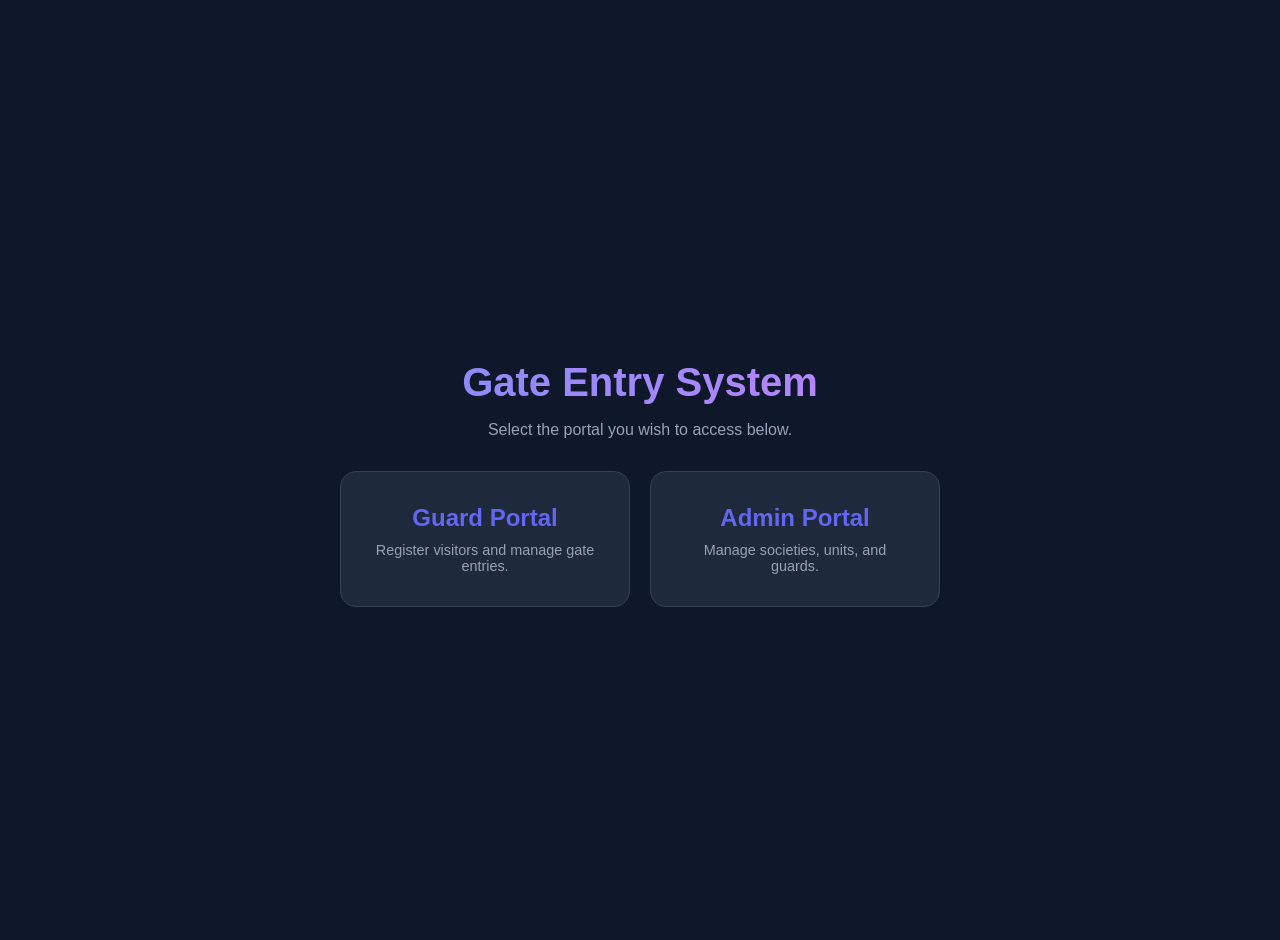
<file: index.html>
<!DOCTYPE html>
<html lang="en">

<head>
    <meta charset="UTF-8">
    <meta name="viewport" content="width=device-width, initial-scale=1.0">
    <title>Gate Entry System | Gateway</title>
    <style>
        :root {
            --primary: #6366f1;
            --primary-dark: #4f46e5;
            --bg: #0f172a;
            --card-bg: #1e293b;
            --text: #f8fafc;
        }

        body {
            font-family: 'Inter', -apple-system, sans-serif;
            background-color: var(--bg);
            color: var(--text);
            display: flex;
            flex-direction: column;
            align-items: center;
            justify-content: center;
            min-height: 100vh;
            margin: 0;
            padding: 20px;
        }

        .container {
            text-align: center;
            max-width: 600px;
        }

        h1 {
            font-size: 2.5rem;
            margin-bottom: 1rem;
            background: linear-gradient(to right, #818cf8, #c084fc);
            -webkit-background-clip: text;
            -webkit-text-fill-color: transparent;
        }

        p {
            color: #94a3b8;
            margin-bottom: 2rem;
        }

        .links {
            display: grid;
            grid-template-columns: 1fr 1fr;
            gap: 20px;
        }

        .card {
            background: var(--card-bg);
            padding: 2rem;
            border-radius: 1rem;
            text-decoration: none;
            color: inherit;
            transition: transform 0.2s, background 0.2s;
            border: 1px solid #334155;
        }

        .card:hover {
            transform: translateY(-5px);
            background: #2d3748;
            border-color: var(--primary);
        }

        .card h2 {
            margin: 0 0 10px 0;
            color: var(--primary);
        }

        .card p {
            margin: 0;
            font-size: 0.9rem;
        }

        @media (max-width: 480px) {
            .links {
                grid-template-columns: 1fr;
            }
        }
    </style>
</head>

<body>
    <div class="container">
        <h1>Gate Entry System</h1>
        <p>Select the portal you wish to access below.</p>

        <div class="links">
            <a href="/client/" class="card">
                <h2>Guard Portal</h2>
                <p>Register visitors and manage gate entries.</p>
            </a>
            <a href="/admin/" class="card">
                <h2>Admin Portal</h2>
                <p>Manage societies, units, and guards.</p>
            </a>
        </div>
    </div>
</body>

</html>
</file>
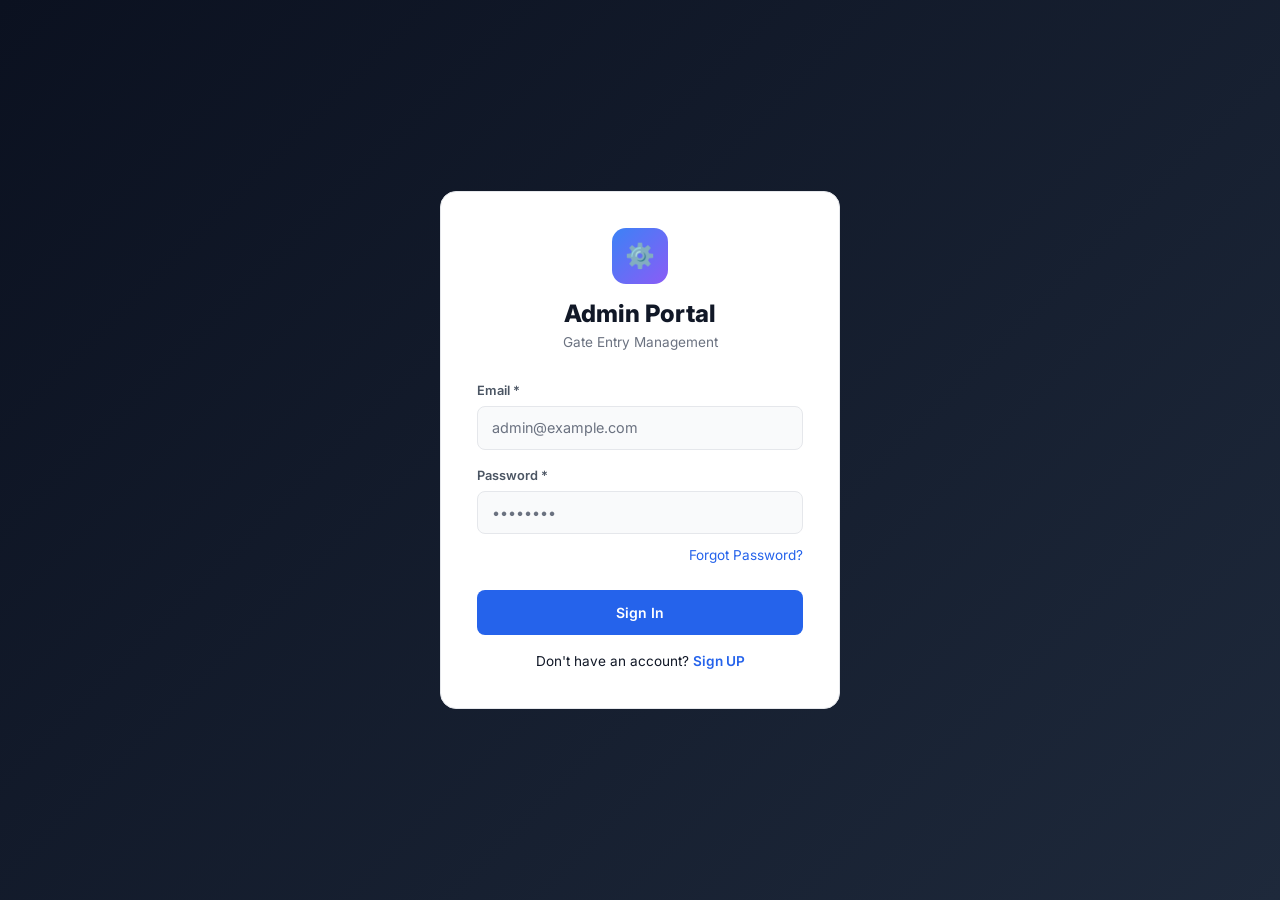
<file: admin/index.html>
<!doctype html>
<html lang="en">

<head>
  <meta charset="UTF-8" />
  <meta name="viewport" content="width=device-width, initial-scale=1.0" />
  <meta name="theme-color" content="#0F172A" />
  <meta name="description" content="Gate Entry Admin Portal — Society Management Dashboard" />
  <link rel="preconnect" href="https://fonts.googleapis.com" />
  <link rel="preconnect" href="https://fonts.gstatic.com" crossorigin />
  <link href="https://fonts.googleapis.com/css2?family=Inter:wght@400;500;600;700;800;900&display=swap"
    rel="stylesheet" />
  <title>Admin Portal — Gate Entry</title>
  <script type="module" crossorigin src="/admin/assets/index-CE08sKCA.js"></script>
  <link rel="stylesheet" crossorigin href="/admin/assets/index-kkb6Szid.css">
</head>

<body>
  <div id="root"></div>
</body>

</html>
</file>
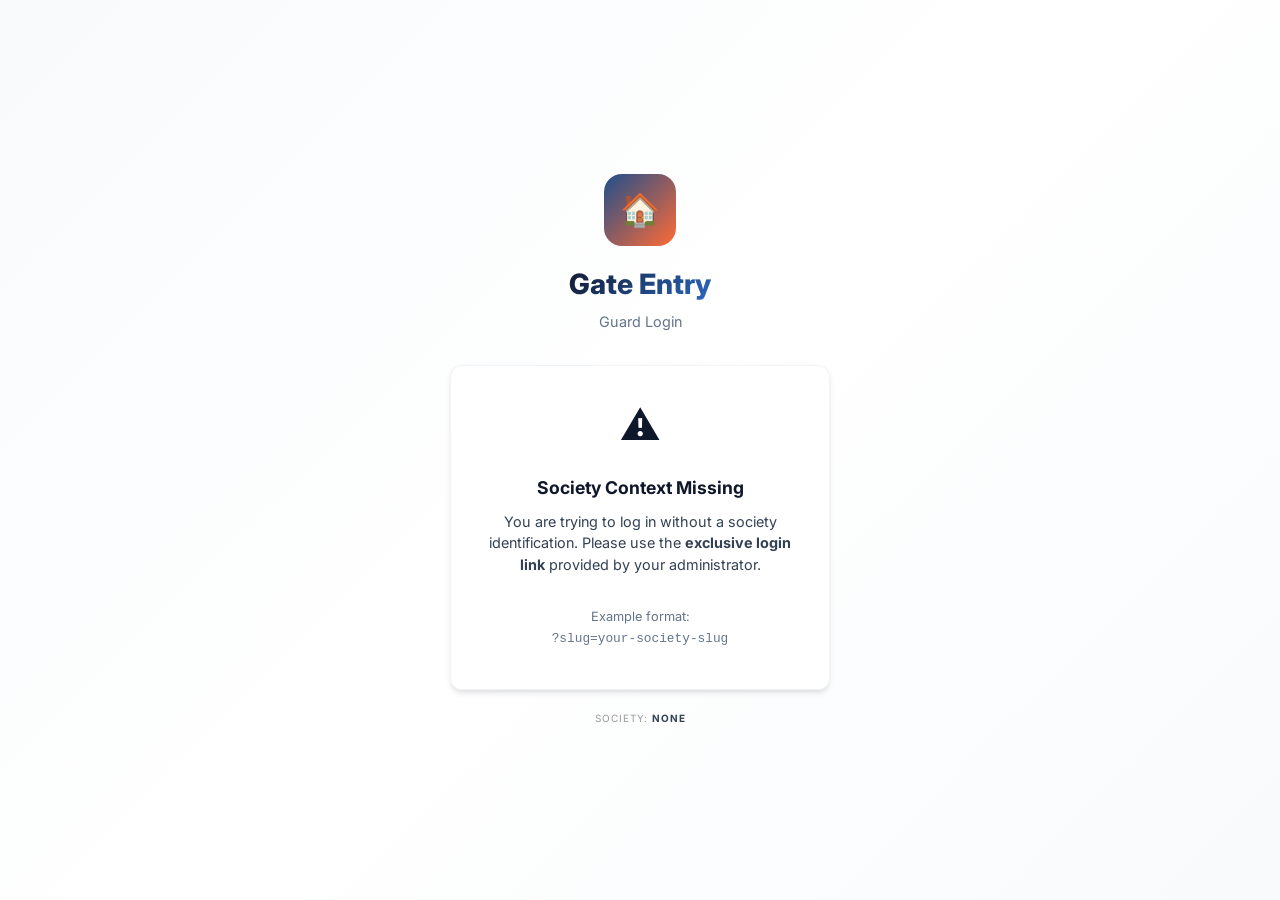
<file: client/index.html>
<!doctype html>
<html lang="en">

<head>
  <meta charset="UTF-8" />
  <meta name="viewport" content="width=device-width, initial-scale=1.0, maximum-scale=1.0, user-scalable=no" />
  <meta name="theme-color" content="#1F4E8C" />
  <meta name="description" content="Gate Entry & Visitor Management System — Guard PWA" />
  <link rel="preconnect" href="https://fonts.googleapis.com" />
  <link rel="preconnect" href="https://fonts.gstatic.com" crossorigin />
  <link href="https://fonts.googleapis.com/css2?family=Inter:wght@400;500;600;700;800&display=swap" rel="stylesheet" />
  <link rel="manifest" href="/client/manifest.json" />
  <meta name="apple-mobile-web-app-capable" content="yes" />
  <meta name="apple-mobile-web-app-status-bar-style" content="black-translucent" />
  <meta name="apple-mobile-web-app-title" content="Gate Entry" />
  <title>Gate Entry</title>
  <script type="module" crossorigin src="/client/assets/index-DyzblEUt.js"></script>
  <link rel="stylesheet" crossorigin href="/client/assets/index-P69Uiqhz.css">
</head>

<body>
  <div id="root"></div>
</body>

</html>
</file>
<file: admin/assets/index-kkb6Szid.css>
@layer properties{@supports (((-webkit-hyphens:none)) and (not (margin-trim:inline))) or ((-moz-orient:inline) and (not (color:rgb(from red r g b)))){*,:before,:after,::backdrop{--tw-rotate-x:initial;--tw-rotate-y:initial;--tw-rotate-z:initial;--tw-skew-x:initial;--tw-skew-y:initial;--tw-border-style:solid}}}@layer theme{:root,:host{--font-sans:ui-sans-serif, system-ui, sans-serif, "Apple Color Emoji", "Segoe UI Emoji", "Segoe UI Symbol", "Noto Color Emoji";--font-mono:ui-monospace, SFMono-Regular, Menlo, Monaco, Consolas, "Liberation Mono", "Courier New", monospace;--spacing:.25rem;--default-transition-duration:.15s;--default-transition-timing-function:cubic-bezier(.4, 0, .2, 1);--default-font-family:var(--font-sans);--default-mono-font-family:var(--font-mono)}}@layer base{*,:after,:before,::backdrop{box-sizing:border-box;border:0 solid;margin:0;padding:0}::file-selector-button{box-sizing:border-box;border:0 solid;margin:0;padding:0}html,:host{-webkit-text-size-adjust:100%;tab-size:4;line-height:1.5;font-family:var(--default-font-family,ui-sans-serif, system-ui, sans-serif, "Apple Color Emoji", "Segoe UI Emoji", "Segoe UI Symbol", "Noto Color Emoji");font-feature-settings:var(--default-font-feature-settings,normal);font-variation-settings:var(--default-font-variation-settings,normal);-webkit-tap-highlight-color:transparent}hr{height:0;color:inherit;border-top-width:1px}abbr:where([title]){-webkit-text-decoration:underline dotted;text-decoration:underline dotted}h1,h2,h3,h4,h5,h6{font-size:inherit;font-weight:inherit}a{color:inherit;-webkit-text-decoration:inherit;text-decoration:inherit}b,strong{font-weight:bolder}code,kbd,samp,pre{font-family:var(--default-mono-font-family,ui-monospace, SFMono-Regular, Menlo, Monaco, Consolas, "Liberation Mono", "Courier New", monospace);font-feature-settings:var(--default-mono-font-feature-settings,normal);font-variation-settings:var(--default-mono-font-variation-settings,normal);font-size:1em}small{font-size:80%}sub,sup{vertical-align:baseline;font-size:75%;line-height:0;position:relative}sub{bottom:-.25em}sup{top:-.5em}table{text-indent:0;border-color:inherit;border-collapse:collapse}:-moz-focusring{outline:auto}progress{vertical-align:baseline}summary{display:list-item}ol,ul,menu{list-style:none}img,svg,video,canvas,audio,iframe,embed,object{vertical-align:middle;display:block}img,video{max-width:100%;height:auto}button,input,select,optgroup,textarea{font:inherit;font-feature-settings:inherit;font-variation-settings:inherit;letter-spacing:inherit;color:inherit;opacity:1;background-color:#0000;border-radius:0}::file-selector-button{font:inherit;font-feature-settings:inherit;font-variation-settings:inherit;letter-spacing:inherit;color:inherit;opacity:1;background-color:#0000;border-radius:0}:where(select:is([multiple],[size])) optgroup{font-weight:bolder}:where(select:is([multiple],[size])) optgroup option{padding-inline-start:20px}::file-selector-button{margin-inline-end:4px}::placeholder{opacity:1}@supports (not ((-webkit-appearance:-apple-pay-button))) or (contain-intrinsic-size:1px){::placeholder{color:currentColor}@supports (color:color-mix(in lab,red,red)){::placeholder{color:color-mix(in oklab,currentcolor 50%,transparent)}}}textarea{resize:vertical}::-webkit-search-decoration{-webkit-appearance:none}::-webkit-date-and-time-value{min-height:1lh;text-align:inherit}::-webkit-datetime-edit{display:inline-flex}::-webkit-datetime-edit-fields-wrapper{padding:0}::-webkit-datetime-edit{padding-block:0}::-webkit-datetime-edit-year-field{padding-block:0}::-webkit-datetime-edit-month-field{padding-block:0}::-webkit-datetime-edit-day-field{padding-block:0}::-webkit-datetime-edit-hour-field{padding-block:0}::-webkit-datetime-edit-minute-field{padding-block:0}::-webkit-datetime-edit-second-field{padding-block:0}::-webkit-datetime-edit-millisecond-field{padding-block:0}::-webkit-datetime-edit-meridiem-field{padding-block:0}::-webkit-calendar-picker-indicator{line-height:1}:-moz-ui-invalid{box-shadow:none}button,input:where([type=button],[type=reset],[type=submit]){appearance:button}::file-selector-button{appearance:button}::-webkit-inner-spin-button{height:auto}::-webkit-outer-spin-button{height:auto}[hidden]:where(:not([hidden=until-found])){display:none!important}}@layer components;@layer utilities{.start{inset-inline-start:var(--spacing)}.\!end{inset-inline-end:var(--spacing)!important}.end{inset-inline-end:var(--spacing)}.flex{display:flex}.grid{display:grid}.hidden{display:none}.transform{transform:var(--tw-rotate-x,) var(--tw-rotate-y,) var(--tw-rotate-z,) var(--tw-skew-x,) var(--tw-skew-y,)}.border{border-style:var(--tw-border-style);border-width:1px}.break-all{word-break:break-all}.uppercase{text-transform:uppercase}.transition{transition-property:color,background-color,border-color,outline-color,text-decoration-color,fill,stroke,--tw-gradient-from,--tw-gradient-via,--tw-gradient-to,opacity,box-shadow,transform,translate,scale,rotate,filter,-webkit-backdrop-filter,backdrop-filter,display,content-visibility,overlay,pointer-events;transition-timing-function:var(--tw-ease,var(--default-transition-timing-function));transition-duration:var(--tw-duration,var(--default-transition-duration))}}:root{--primary:#2563eb;--primary-dark:#1d4ed8;--primary-light:#3b82f6;--accent:#7c3aed;--success:#059669;--danger:#dc2626;--warning:#d97706;--bg-body:#f3f4f6;--bg-sidebar:#fff;--bg-card:#fff;--bg-input:#f9fafb;--border:#e5e7eb;--text:#111827;--text-dim:#4b5563;--text-muted:#6b7280;--radius:12px}*{box-sizing:border-box;margin:0;padding:0}body{background:var(--bg-body);color:var(--text);-webkit-font-smoothing:antialiased;min-height:100vh;font-family:Inter,-apple-system,BlinkMacSystemFont,sans-serif}.admin-layout{min-height:100vh;display:flex}.sidebar{background:var(--bg-sidebar);border-right:1px solid var(--border);z-index:100;flex-direction:column;width:240px;padding:24px 0;transition:transform .3s;display:flex;position:fixed;top:0;bottom:0;left:0}.sidebar-brand{border-bottom:1px solid var(--border);margin-bottom:16px;padding:0 20px 24px}.sidebar-brand h2{background:linear-gradient(135deg,var(--primary),var(--accent));-webkit-text-fill-color:transparent;-webkit-background-clip:text;background-clip:text;font-size:1.25rem;font-weight:800}.sidebar-brand p{color:var(--text-muted);margin-top:2px;font-size:.75rem}.sidebar-nav{flex-direction:column;flex:1;gap:2px;padding:0 8px;display:flex}.sidebar-link{color:var(--text-dim);border-radius:8px;align-items:center;gap:10px;padding:10px 14px;font-size:.9rem;font-weight:500;text-decoration:none;transition:all .15s;display:flex}.sidebar-link:hover{color:var(--text);background:#3b82f614}.sidebar-link.active{color:var(--primary-light);background:#3b82f626;font-weight:600}.sidebar-link svg{flex-shrink:0;width:20px;height:20px}.sidebar-bottom{border-top:1px solid var(--border);margin-top:auto;padding:16px 8px}.main-content{flex:1;min-height:100vh;margin-left:240px;padding:28px 32px}.page-header{flex-wrap:wrap;justify-content:space-between;align-items:center;gap:12px;margin-bottom:24px;display:flex}.page-title{font-size:1.6rem;font-weight:800}.card{background:var(--bg-card);border:1px solid var(--border);border-radius:var(--radius);padding:20px}.stat-grid{grid-template-columns:repeat(auto-fit,minmax(200px,1fr));gap:16px;margin-bottom:28px;display:grid}.stat-card{background:var(--bg-card);border:1px solid var(--border);border-radius:var(--radius);align-items:center;gap:16px;padding:20px;transition:border-color .2s;display:flex}.stat-card:hover{border-color:var(--primary)}.stat-icon{border-radius:12px;justify-content:center;align-items:center;width:48px;height:48px;font-size:22px;display:flex}.stat-value{font-size:1.75rem;font-weight:800;line-height:1}.stat-label{color:var(--text-muted);margin-top:4px;font-size:.8rem}.table-wrap{border:1px solid var(--border);border-radius:var(--radius);background:var(--bg-card);overflow-x:auto}.data-table{border-collapse:collapse;width:100%;font-size:.9rem}.data-table th{text-align:left;color:var(--text-dim);border-bottom:1px solid var(--border);text-transform:uppercase;letter-spacing:.5px;padding:12px 16px;font-size:.8rem;font-weight:600}.data-table td{border-bottom:1px solid var(--border);vertical-align:middle;padding:12px 16px}.data-table tr:last-child td{border-bottom:none}.data-table tr:hover td{background:#3b82f60a}.btn{cursor:pointer;border:none;border-radius:8px;justify-content:center;align-items:center;gap:6px;padding:10px 20px;font-size:.875rem;font-weight:600;transition:all .15s;display:inline-flex}.btn-primary{background:var(--primary);color:#fff}.btn-primary:hover{background:var(--primary-dark)}.btn-success{background:var(--success);color:#fff}.btn-danger{background:var(--danger);color:#fff}.btn-outline{border:1px solid var(--border);color:var(--text-dim);background:0 0}.btn-outline:hover{border-color:var(--primary);color:var(--primary-light)}.btn-sm{padding:6px 12px;font-size:.8rem}.btn:disabled{opacity:.5;cursor:not-allowed}.input{background:var(--bg-input);border:1px solid var(--border);width:100%;color:var(--text);border-radius:8px;padding:10px 14px;font-size:.9rem;transition:border-color .15s}.input:focus{border-color:var(--primary);outline:none}.input::placeholder{color:var(--text-muted)}.label{color:var(--text-dim);margin-bottom:6px;font-size:.8rem;font-weight:600;display:block}.badge{text-transform:uppercase;letter-spacing:.3px;border-radius:999px;padding:3px 10px;font-size:.7rem;font-weight:700;display:inline-flex}.badge-active{color:#34d399;background:#10b98126}.badge-inactive{color:#dc2626;background:#dc262626}.badge-in{color:#059669;background:#05966926}.badge-out{color:#dc2626;background:#dc262626}.modal-overlay{-webkit-backdrop-filter:blur(4px);backdrop-filter:blur(4px);z-index:1000;background:#0009;justify-content:center;align-items:center;animation:.2s fadeIn;display:flex;position:fixed;inset:0}.modal{background:var(--bg-sidebar);border:1px solid var(--border);border-radius:var(--radius);width:100%;max-width:480px;max-height:90vh;padding:28px;animation:.2s slideUp;overflow-y:auto}.modal-title{margin-bottom:20px;font-size:1.2rem;font-weight:700}.spinner{border:2px solid;border-bottom-color:#0000;border-radius:50%;width:20px;height:20px;animation:.6s linear infinite spin;display:inline-block}.pagination{justify-content:center;gap:8px;margin-top:16px;display:flex}@keyframes spin{to{transform:rotate(360deg)}}@keyframes fadeIn{0%{opacity:0}to{opacity:1}}@keyframes slideUp{0%{opacity:0;transform:translateY(16px)}to{opacity:1;transform:translateY(0)}}.mobile-header{align-items:center;gap:16px;margin-bottom:24px;font-size:1.25rem;display:none}.hamburger-btn{color:var(--text);cursor:pointer;background:0 0;border:none;width:28px;height:28px}.sidebar-overlay{z-index:90;background:#0009;display:none;position:fixed;inset:0}.close-sidebar-btn{color:var(--text-dim);cursor:pointer;background:0 0;border:none;font-size:1.5rem;display:none;position:absolute;top:16px;right:16px}@media(max-width:768px){.sidebar{transform:translate(-100%)}.sidebar.open{transform:translate(0)}.sidebar-overlay{display:block}.mobile-header{display:flex}.close-sidebar-btn{display:block}.main-content{margin-left:0;padding:16px}.stat-grid{grid-template-columns:repeat(2,1fr)}.page-header{margin-top:10px}}@property --tw-rotate-x{syntax:"*";inherits:false}@property --tw-rotate-y{syntax:"*";inherits:false}@property --tw-rotate-z{syntax:"*";inherits:false}@property --tw-skew-x{syntax:"*";inherits:false}@property --tw-skew-y{syntax:"*";inherits:false}@property --tw-border-style{syntax:"*";inherits:false;initial-value:solid}
</file>
<file: client/assets/index-P69Uiqhz.css>
@layer properties{@supports (((-webkit-hyphens:none)) and (not (margin-trim:inline))) or ((-moz-orient:inline) and (not (color:rgb(from red r g b)))){*,:before,:after,::backdrop{--tw-border-style:solid}}}@layer theme{:root,:host{--font-sans:ui-sans-serif, system-ui, sans-serif, "Apple Color Emoji", "Segoe UI Emoji", "Segoe UI Symbol", "Noto Color Emoji";--font-mono:ui-monospace, SFMono-Regular, Menlo, Monaco, Consolas, "Liberation Mono", "Courier New", monospace;--radius-sm:.25rem;--default-transition-duration:.15s;--default-transition-timing-function:cubic-bezier(.4, 0, .2, 1);--default-font-family:var(--font-sans);--default-mono-font-family:var(--font-mono)}}@layer base{*,:after,:before,::backdrop{box-sizing:border-box;border:0 solid;margin:0;padding:0}::file-selector-button{box-sizing:border-box;border:0 solid;margin:0;padding:0}html,:host{-webkit-text-size-adjust:100%;tab-size:4;line-height:1.5;font-family:var(--default-font-family,ui-sans-serif, system-ui, sans-serif, "Apple Color Emoji", "Segoe UI Emoji", "Segoe UI Symbol", "Noto Color Emoji");font-feature-settings:var(--default-font-feature-settings,normal);font-variation-settings:var(--default-font-variation-settings,normal);-webkit-tap-highlight-color:transparent}hr{height:0;color:inherit;border-top-width:1px}abbr:where([title]){-webkit-text-decoration:underline dotted;text-decoration:underline dotted}h1,h2,h3,h4,h5,h6{font-size:inherit;font-weight:inherit}a{color:inherit;-webkit-text-decoration:inherit;text-decoration:inherit}b,strong{font-weight:bolder}code,kbd,samp,pre{font-family:var(--default-mono-font-family,ui-monospace, SFMono-Regular, Menlo, Monaco, Consolas, "Liberation Mono", "Courier New", monospace);font-feature-settings:var(--default-mono-font-feature-settings,normal);font-variation-settings:var(--default-mono-font-variation-settings,normal);font-size:1em}small{font-size:80%}sub,sup{vertical-align:baseline;font-size:75%;line-height:0;position:relative}sub{bottom:-.25em}sup{top:-.5em}table{text-indent:0;border-color:inherit;border-collapse:collapse}:-moz-focusring{outline:auto}progress{vertical-align:baseline}summary{display:list-item}ol,ul,menu{list-style:none}img,svg,video,canvas,audio,iframe,embed,object{vertical-align:middle;display:block}img,video{max-width:100%;height:auto}button,input,select,optgroup,textarea{font:inherit;font-feature-settings:inherit;font-variation-settings:inherit;letter-spacing:inherit;color:inherit;opacity:1;background-color:#0000;border-radius:0}::file-selector-button{font:inherit;font-feature-settings:inherit;font-variation-settings:inherit;letter-spacing:inherit;color:inherit;opacity:1;background-color:#0000;border-radius:0}:where(select:is([multiple],[size])) optgroup{font-weight:bolder}:where(select:is([multiple],[size])) optgroup option{padding-inline-start:20px}::file-selector-button{margin-inline-end:4px}::placeholder{opacity:1}@supports (not ((-webkit-appearance:-apple-pay-button))) or (contain-intrinsic-size:1px){::placeholder{color:currentColor}@supports (color:color-mix(in lab,red,red)){::placeholder{color:color-mix(in oklab,currentcolor 50%,transparent)}}}textarea{resize:vertical}::-webkit-search-decoration{-webkit-appearance:none}::-webkit-date-and-time-value{min-height:1lh;text-align:inherit}::-webkit-datetime-edit{display:inline-flex}::-webkit-datetime-edit-fields-wrapper{padding:0}::-webkit-datetime-edit{padding-block:0}::-webkit-datetime-edit-year-field{padding-block:0}::-webkit-datetime-edit-month-field{padding-block:0}::-webkit-datetime-edit-day-field{padding-block:0}::-webkit-datetime-edit-hour-field{padding-block:0}::-webkit-datetime-edit-minute-field{padding-block:0}::-webkit-datetime-edit-second-field{padding-block:0}::-webkit-datetime-edit-millisecond-field{padding-block:0}::-webkit-datetime-edit-meridiem-field{padding-block:0}::-webkit-calendar-picker-indicator{line-height:1}:-moz-ui-invalid{box-shadow:none}button,input:where([type=button],[type=reset],[type=submit]){appearance:button}::file-selector-button{appearance:button}::-webkit-inner-spin-button{height:auto}::-webkit-outer-spin-button{height:auto}[hidden]:where(:not([hidden=until-found])){display:none!important}}@layer components;@layer utilities{.absolute{position:absolute}.fixed{position:fixed}.relative{position:relative}.static{position:static}.flex{display:flex}.hidden{display:none}.border{border-style:var(--tw-border-style);border-width:1px}.uppercase{text-transform:uppercase}.transition{transition-property:color,background-color,border-color,outline-color,text-decoration-color,fill,stroke,--tw-gradient-from,--tw-gradient-via,--tw-gradient-to,opacity,box-shadow,transform,translate,scale,rotate,filter,-webkit-backdrop-filter,backdrop-filter,display,content-visibility,overlay,pointer-events;transition-timing-function:var(--tw-ease,var(--default-transition-timing-function));transition-duration:var(--tw-duration,var(--default-transition-duration))}}:root{--primary:#1f4e8c;--primary-light:#2d6bc4;--primary-dark:#163a6a;--accent:#ff6b35;--accent-light:#ff8a5c;--success:#10b981;--success-light:#059669;--danger:#ef4444;--danger-light:#dc2626;--warning:#f59e0b;--warning-light:#d97706;--bg-primary:#f8fafc;--bg-secondary:#fff;--bg-card:#fff;--bg-input:#fff;--text-primary:#0f172a;--text-secondary:#334155;--text-muted:#64748b;--border:#e2e8f0;--border-focus:#3b82f6;--shadow:0 4px 6px -1px #0000001a, 0 2px 4px -1px #0000000f;--radius:12px;--radius-sm:8px;--radius-lg:16px}*{box-sizing:border-box;margin:0;padding:0}html{-webkit-text-size-adjust:100%;font-size:16px}body{background:var(--bg-primary);color:var(--text-primary);-webkit-font-smoothing:antialiased;min-height:100dvh;font-family:Inter,-apple-system,BlinkMacSystemFont,Segoe UI,sans-serif;line-height:1.6}.glass-card{-webkit-backdrop-filter:blur(16px);backdrop-filter:blur(16px);border-radius:var(--radius);box-shadow:var(--shadow);background:#fffc;border:1px solid #e2e8f080}.btn{border-radius:var(--radius-sm);cursor:pointer;border:none;justify-content:center;align-items:center;gap:8px;min-width:48px;min-height:48px;padding:12px 24px;font-size:1rem;font-weight:600;text-decoration:none;transition:all .2s;display:inline-flex}.btn-primary{background:linear-gradient(135deg,var(--primary),var(--primary-light));color:#fff}.btn-primary:hover{background:linear-gradient(135deg,var(--primary-light),var(--primary));transform:translateY(-1px);box-shadow:0 4px 16px #1f4e8c66}.btn-primary:active{transform:translateY(0)}.btn-primary:disabled{opacity:.5;cursor:not-allowed;transform:none}.btn-success{background:linear-gradient(135deg,var(--success),var(--success-light));color:#fff}.btn-success:hover{transform:translateY(-1px);box-shadow:0 4px 16px #10b98166}.btn-danger{background:linear-gradient(135deg,var(--danger),var(--danger-light));color:#fff}.btn-danger:hover{transform:translateY(-1px);box-shadow:0 4px 16px #ef444466}.btn-outline{border:2px solid var(--border);color:var(--text-primary);background:0 0}.btn-outline:hover{border-color:var(--primary);color:var(--primary-light)}.btn-accent{background:linear-gradient(135deg,var(--accent),var(--accent-light));color:#fff}.btn-accent:hover{transform:translateY(-1px);box-shadow:0 4px 16px #ff6b3566}.btn-sm{min-height:40px;padding:8px 16px;font-size:.875rem}.btn-full{width:100%}.input-field{background:var(--bg-input);border:1px solid var(--border);border-radius:var(--radius-sm);width:100%;color:var(--text-primary);min-height:48px;padding:12px 16px;font-size:1rem;transition:border-color .2s,box-shadow .2s}.input-field:focus{border-color:var(--border-focus);outline:none;box-shadow:0 0 0 3px #3b82f633}.input-field::placeholder{color:var(--text-muted)}.input-label{color:var(--text-secondary);margin-bottom:6px;font-size:.875rem;font-weight:600;display:block}.input-error{border-color:var(--danger)!important;box-shadow:0 0 0 3px #ef444433!important}.error-text{color:var(--danger-light);margin-top:4px;font-size:.8rem}.badge{text-transform:uppercase;letter-spacing:.5px;border-radius:999px;align-items:center;padding:4px 12px;font-size:.75rem;font-weight:700;display:inline-flex}.badge-in{color:var(--success-light);background:#10b98126;border:1px solid #10b9814d}.badge-out{color:var(--danger-light);background:#ef444426;border:1px solid #ef44444d}.badge-synced{color:var(--text-muted);background:#64748b26;border:1px solid #64748b4d}.toggle-container{border-radius:var(--radius-sm);border:1px solid var(--border);display:flex;overflow:hidden}.toggle-btn{cursor:pointer;background:var(--bg-input);color:var(--text-muted);border:none;flex:1;min-height:48px;padding:12px;font-size:1rem;font-weight:700;transition:all .2s}.toggle-btn.active-in{background:var(--success);color:#fff}.toggle-btn.active-out{background:var(--danger);color:#fff}.offline-banner{z-index:9999;background:linear-gradient(135deg,var(--warning),var(--accent));color:#1a1a1a;text-align:center;padding:8px 16px;font-size:.875rem;font-weight:700;animation:.3s slideDown;position:fixed;top:0;left:0;right:0}.toast-container{z-index:10000;flex-direction:column;gap:8px;display:flex;position:fixed;top:16px;right:16px}.toast{border-radius:var(--radius-sm);color:#fff;max-width:340px;box-shadow:var(--shadow);padding:12px 20px;font-size:.9rem;font-weight:500;animation:.3s slideIn}.toast-success{background:var(--success)}.toast-error{background:var(--danger)}.toast-warning{background:var(--warning);color:#1a1a1a}.toast-info{background:var(--primary)}.spinner{border:3px solid #ffffff4d;border-top-color:#fff;border-radius:50%;width:24px;height:24px;animation:.6s linear infinite spin;display:inline-block}.spinner-lg{border-width:4px;width:40px;height:40px}.nav-bar{-webkit-backdrop-filter:blur(12px);backdrop-filter:blur(12px);border-top:1px solid var(--border);padding:8px 0;padding-bottom:max(8px,env(safe-area-inset-bottom));z-index:1000;background:#fffffff2;justify-content:space-around;display:flex;position:fixed;bottom:0;left:0;right:0}.nav-item{color:var(--text-muted);border-radius:8px;flex-direction:column;align-items:center;gap:2px;min-width:56px;padding:6px 12px;font-size:.7rem;font-weight:600;text-decoration:none;transition:all .2s;display:flex}.nav-item.active{color:var(--primary-light);background:#2d6bc41a}.nav-item svg{width:22px;height:22px}@keyframes spin{to{transform:rotate(360deg)}}@keyframes slideDown{0%{transform:translateY(-100%)}to{transform:translateY(0)}}@keyframes slideIn{0%{opacity:0;transform:translate(100%)}to{opacity:1;transform:translate(0)}}@keyframes fadeIn{0%{opacity:0;transform:translateY(8px)}to{opacity:1;transform:translateY(0)}}.page{max-width:480px;margin:0 auto;padding:16px 16px 80px;animation:.3s fadeIn}.page-title{background:linear-gradient(135deg,var(--text-primary),var(--primary-light));-webkit-text-fill-color:transparent;-webkit-background-clip:text;background-clip:text;margin-bottom:20px;font-size:1.5rem;font-weight:800}.entry-card{border-radius:var(--radius-sm);background:var(--bg-card);border:1px solid var(--border);margin-bottom:10px;padding:14px;transition:border-color .2s}.entry-card:hover{border-color:var(--primary)}::-webkit-scrollbar{width:6px}::-webkit-scrollbar-track{background:var(--bg-primary)}::-webkit-scrollbar-thumb{background:var(--border);border-radius:3px}select.input-field{appearance:none;background-image:url("data:image/svg+xml,%3csvg xmlns='http://www.w3.org/2000/svg' fill='none' viewBox='0 0 20 20'%3e%3cpath stroke='%2394A3B8' stroke-linecap='round' stroke-linejoin='round' stroke-width='1.5' d='M6 8l4 4 4-4'/%3e%3c/svg%3e");background-position:right 12px center;background-repeat:no-repeat;background-size:20px;padding-right:40px}@property --tw-border-style{syntax:"*";inherits:false;initial-value:solid}
</file>
